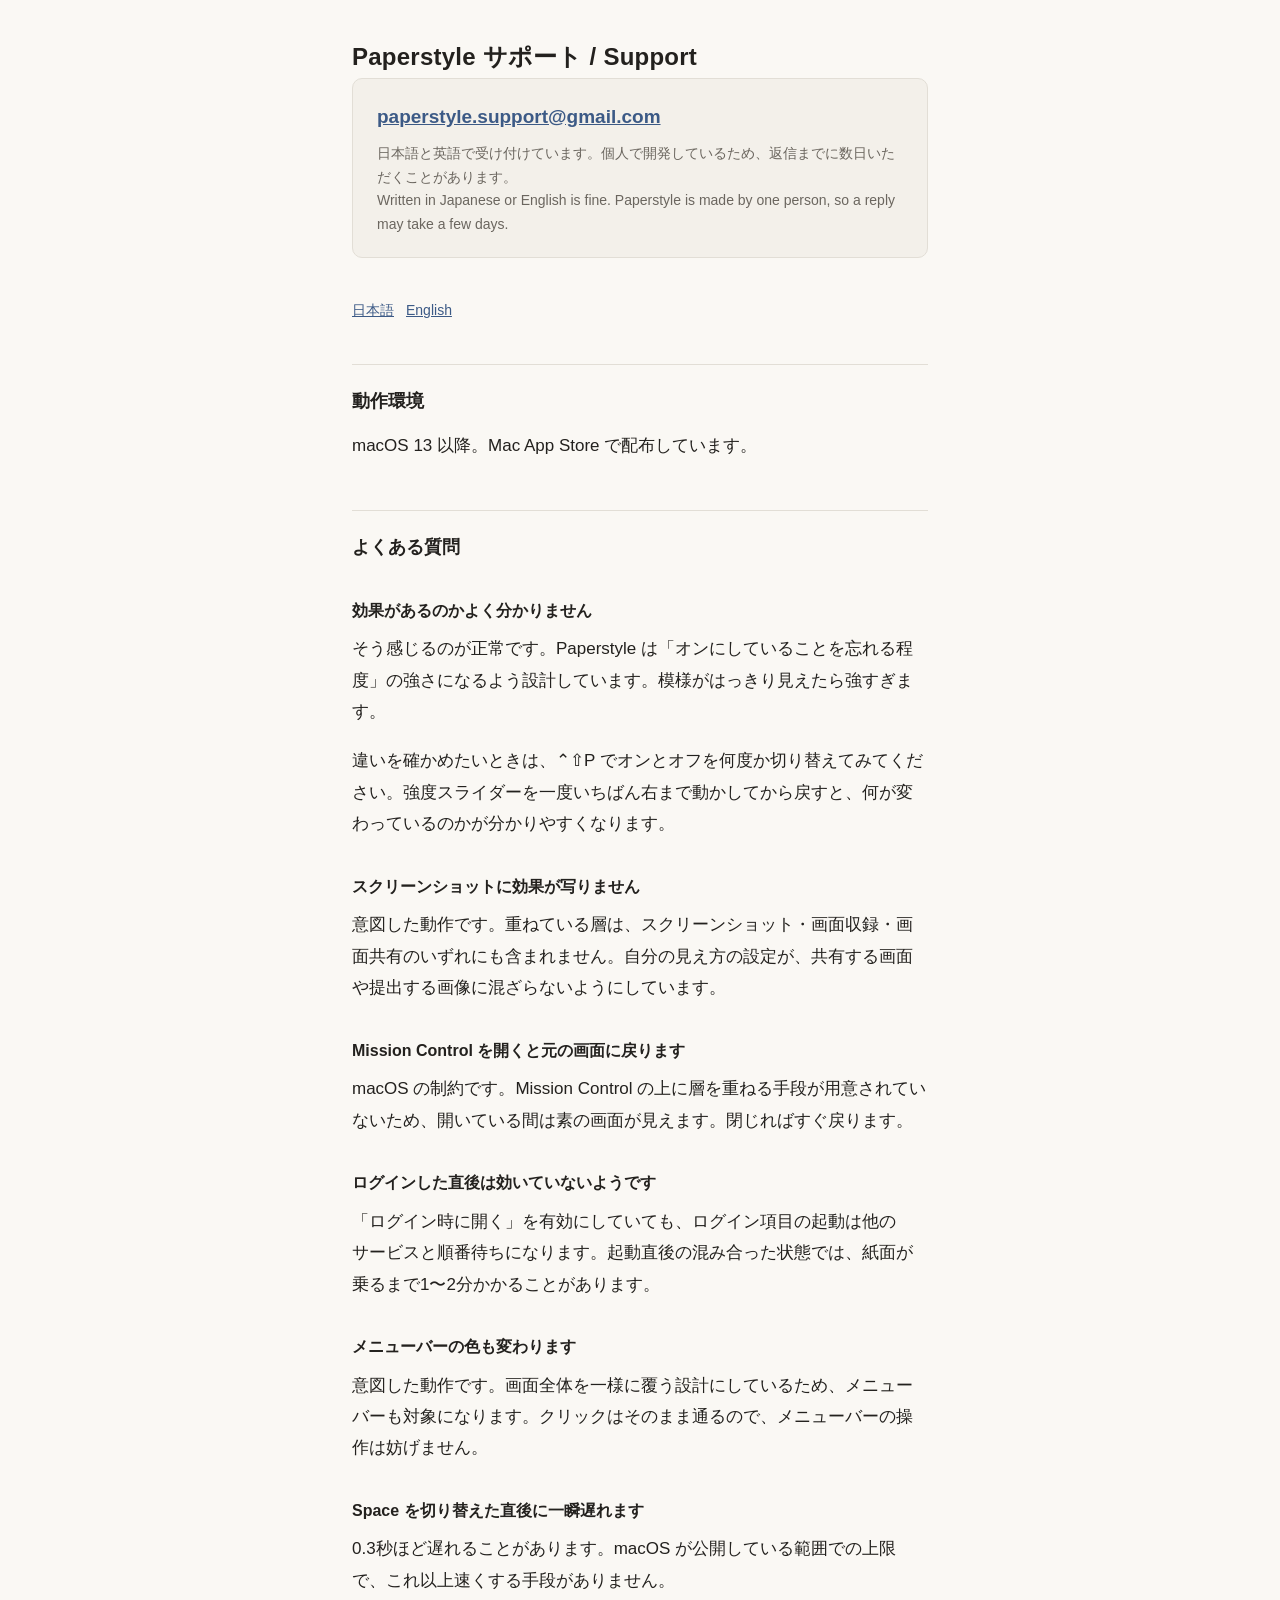
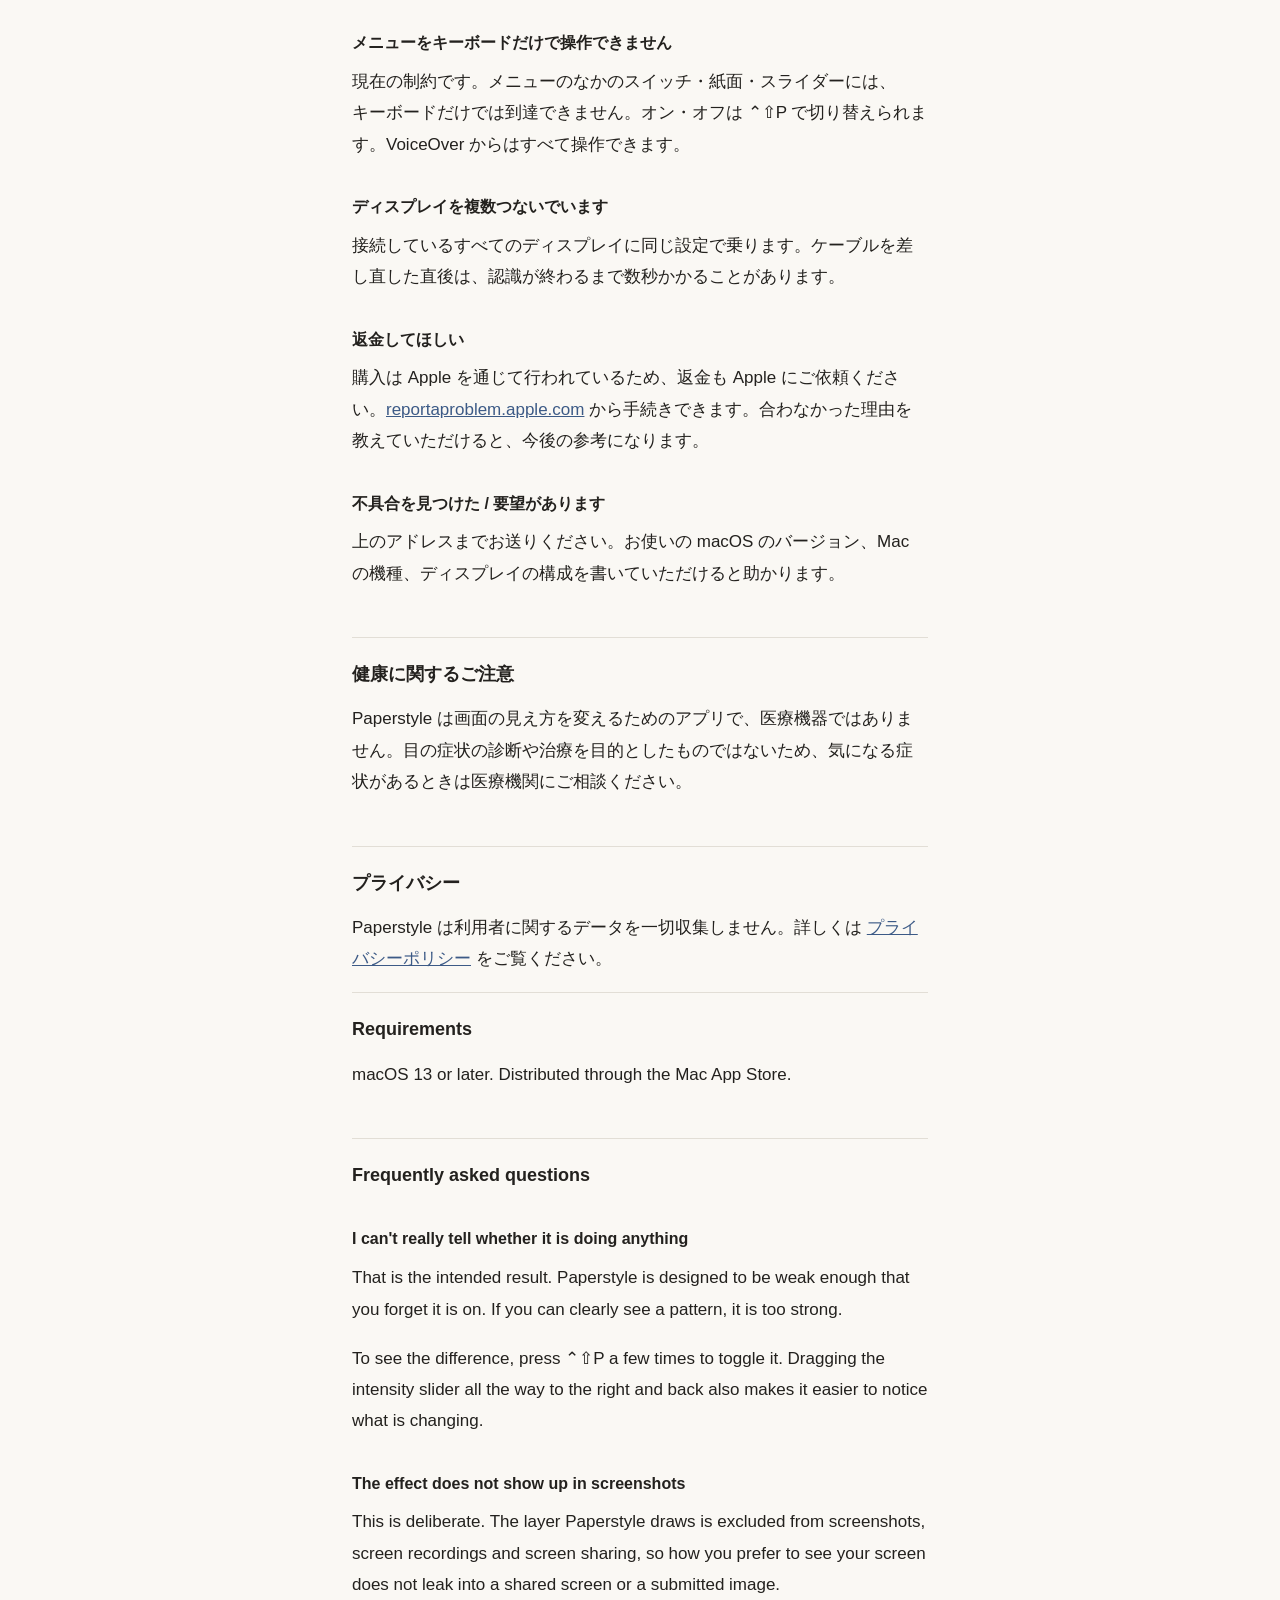
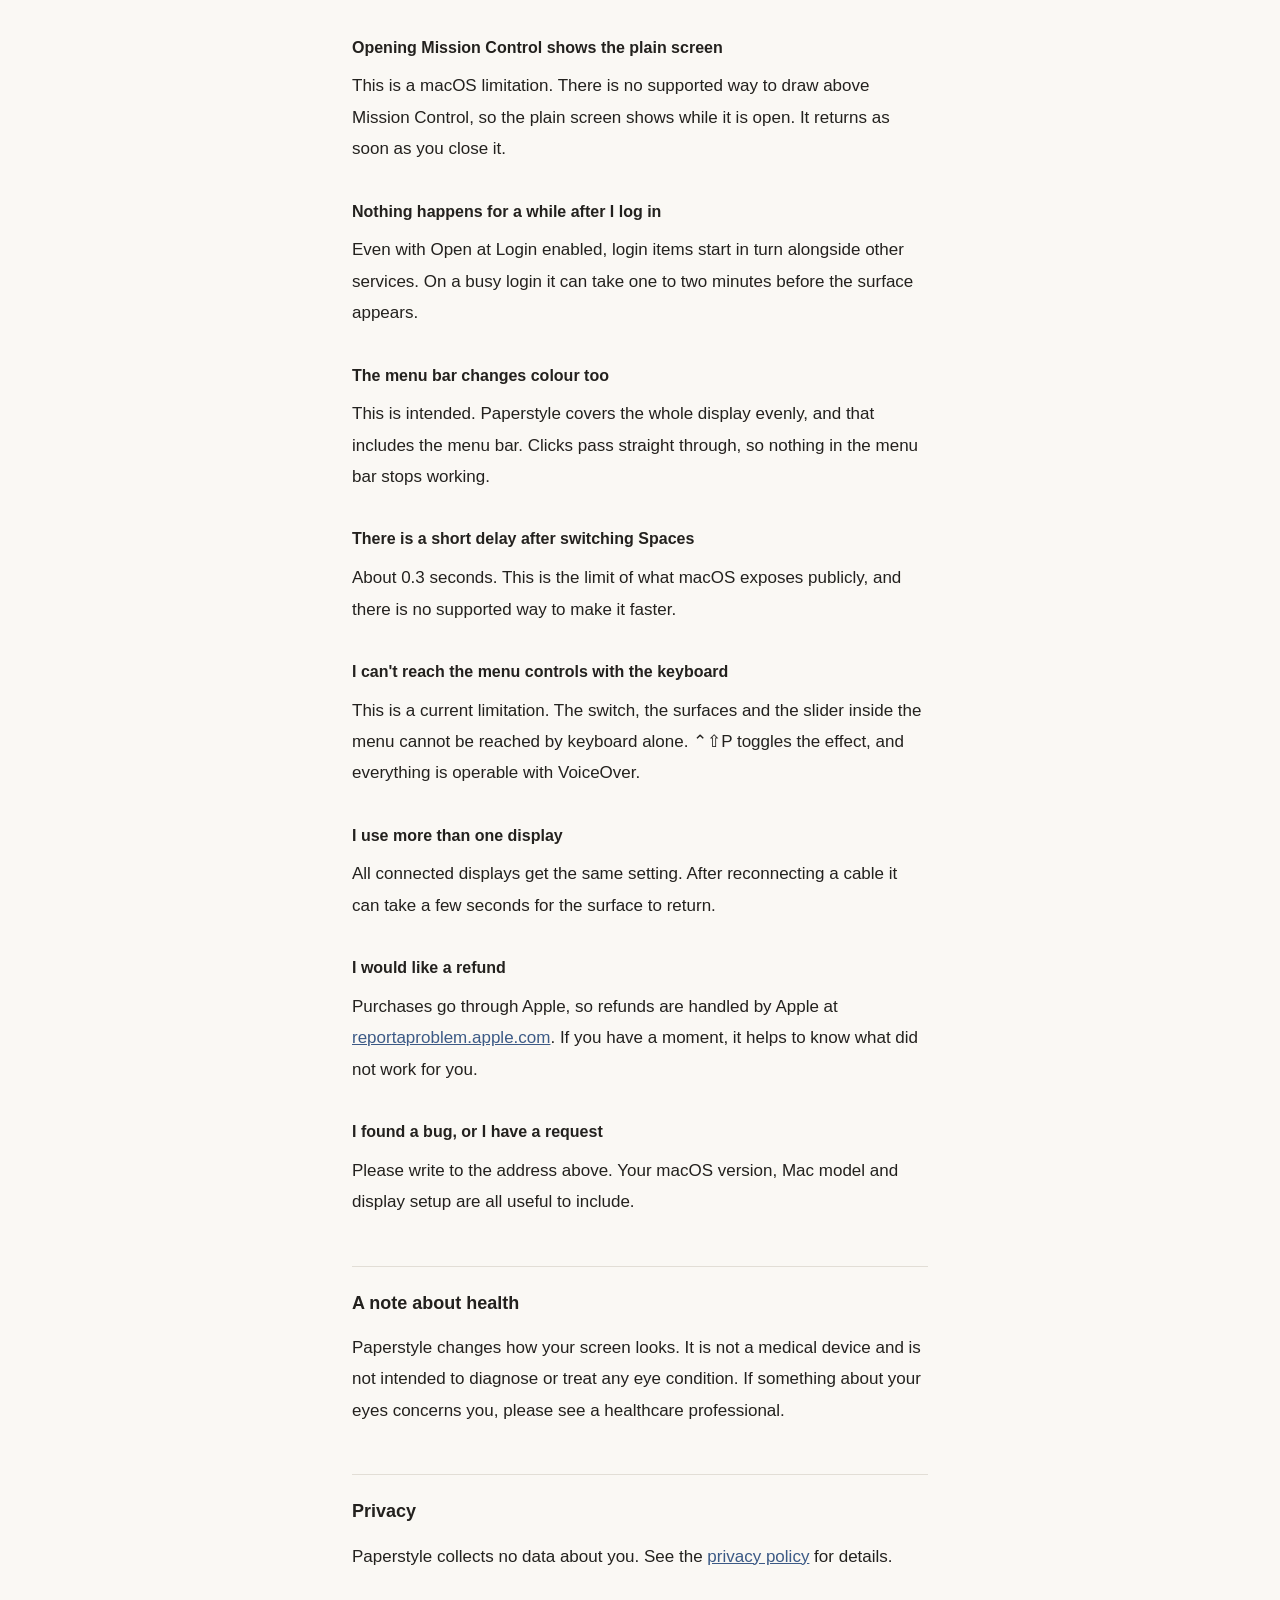
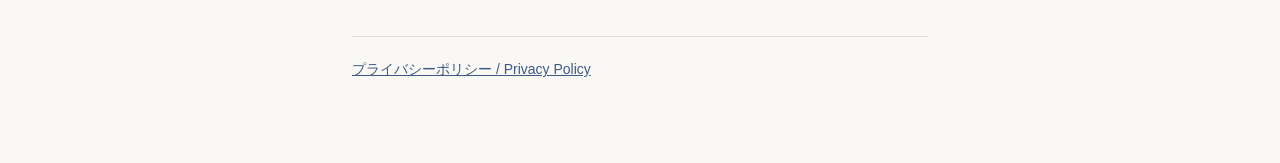
<file: index.html>
<!DOCTYPE html>
<html lang="ja">
<head>
<meta charset="utf-8">
<meta name="viewport" content="width=device-width, initial-scale=1">
<title>サポート / Support — Paperstyle</title>
<meta name="description" content="Paperstyle のサポート窓口とよくある質問。Support and FAQ for Paperstyle.">
<link rel="icon" href="icon.svg" type="image/svg+xml">
<link rel="stylesheet" href="style.css">
</head>
<body>
<main>

<h1>Paperstyle サポート / Support</h1>

<div class="contact">
  <p class="address"><a href="mailto:paperstyle.support@gmail.com">paperstyle.support@gmail.com</a></p>
  <p class="note">日本語と英語で受け付けています。個人で開発しているため、返信までに数日いただくことがあります。<br>
  <span lang="en">Written in Japanese or English is fine. Paperstyle is made by one person, so a reply may take a few days.</span></p>
</div>

<p class="langs"><a href="#ja">日本語</a><a href="#en">English</a></p>

<section lang="ja" id="ja" aria-label="日本語">
<h2>動作環境</h2>
<p>macOS 13 以降。Mac App Store で配布しています。</p>

<h2>よくある質問</h2>

<h3>効果があるのかよく分かりません</h3>
<p>そう感じるのが正常です。Paperstyle は「オンにしていることを忘れる程度」の強さになるよう設計しています。模様がはっきり見えたら強すぎます。</p>
<p>違いを確かめたいときは、⌃⇧P でオンとオフを何度か切り替えてみてください。強度スライダーを一度いちばん右まで動かしてから戻すと、何が変わっているのかが分かりやすくなります。</p>

<h3>スクリーンショットに効果が写りません</h3>
<p>意図した動作です。重ねている層は、スクリーンショット・画面収録・画面共有のいずれにも含まれません。自分の見え方の設定が、共有する画面や提出する画像に混ざらないようにしています。</p>

<h3>Mission Control を開くと元の画面に戻ります</h3>
<p>macOS の制約です。Mission Control の上に層を重ねる手段が用意されていないため、開いている間は素の画面が見えます。閉じればすぐ戻ります。</p>

<h3>ログインした直後は効いていないようです</h3>
<p>「ログイン時に開く」を有効にしていても、ログイン項目の起動は他のサービスと順番待ちになります。起動直後の混み合った状態では、紙面が乗るまで1〜2分かかることがあります。</p>

<h3>メニューバーの色も変わります</h3>
<p>意図した動作です。画面全体を一様に覆う設計にしているため、メニューバーも対象になります。クリックはそのまま通るので、メニューバーの操作は妨げません。</p>

<h3>Space を切り替えた直後に一瞬遅れます</h3>
<p>0.3秒ほど遅れることがあります。macOS が公開している範囲での上限で、これ以上速くする手段がありません。</p>

<h3>メニューをキーボードだけで操作できません</h3>
<p>現在の制約です。メニューのなかのスイッチ・紙面・スライダーには、キーボードだけでは到達できません。オン・オフは ⌃⇧P で切り替えられます。VoiceOver からはすべて操作できます。</p>

<h3>ディスプレイを複数つないでいます</h3>
<p>接続しているすべてのディスプレイに同じ設定で乗ります。ケーブルを差し直した直後は、認識が終わるまで数秒かかることがあります。</p>

<h3>返金してほしい</h3>
<p>購入は Apple を通じて行われているため、返金も Apple にご依頼ください。<a href="https://reportaproblem.apple.com/">reportaproblem.apple.com</a> から手続きできます。合わなかった理由を教えていただけると、今後の参考になります。</p>

<h3>不具合を見つけた / 要望があります</h3>
<p>上のアドレスまでお送りください。お使いの macOS のバージョン、Mac の機種、ディスプレイの構成を書いていただけると助かります。</p>

<h2>健康に関するご注意</h2>
<p>Paperstyle は画面の見え方を変えるためのアプリで、医療機器ではありません。目の症状の診断や治療を目的としたものではないため、気になる症状があるときは医療機関にご相談ください。</p>

<h2>プライバシー</h2>
<p>Paperstyle は利用者に関するデータを一切収集しません。詳しくは <a href="privacy/">プライバシーポリシー</a> をご覧ください。</p>
</section>

<section lang="en" id="en" aria-label="English">
<h2>Requirements</h2>
<p>macOS 13 or later. Distributed through the Mac App Store.</p>

<h2>Frequently asked questions</h2>

<h3>I can't really tell whether it is doing anything</h3>
<p>That is the intended result. Paperstyle is designed to be weak enough that you forget it is on. If you can clearly see a pattern, it is too strong.</p>
<p>To see the difference, press ⌃⇧P a few times to toggle it. Dragging the intensity slider all the way to the right and back also makes it easier to notice what is changing.</p>

<h3>The effect does not show up in screenshots</h3>
<p>This is deliberate. The layer Paperstyle draws is excluded from screenshots, screen recordings and screen sharing, so how you prefer to see your screen does not leak into a shared screen or a submitted image.</p>

<h3>Opening Mission Control shows the plain screen</h3>
<p>This is a macOS limitation. There is no supported way to draw above Mission Control, so the plain screen shows while it is open. It returns as soon as you close it.</p>

<h3>Nothing happens for a while after I log in</h3>
<p>Even with Open at Login enabled, login items start in turn alongside other services. On a busy login it can take one to two minutes before the surface appears.</p>

<h3>The menu bar changes colour too</h3>
<p>This is intended. Paperstyle covers the whole display evenly, and that includes the menu bar. Clicks pass straight through, so nothing in the menu bar stops working.</p>

<h3>There is a short delay after switching Spaces</h3>
<p>About 0.3 seconds. This is the limit of what macOS exposes publicly, and there is no supported way to make it faster.</p>

<h3>I can't reach the menu controls with the keyboard</h3>
<p>This is a current limitation. The switch, the surfaces and the slider inside the menu cannot be reached by keyboard alone. ⌃⇧P toggles the effect, and everything is operable with VoiceOver.</p>

<h3>I use more than one display</h3>
<p>All connected displays get the same setting. After reconnecting a cable it can take a few seconds for the surface to return.</p>

<h3>I would like a refund</h3>
<p>Purchases go through Apple, so refunds are handled by Apple at <a href="https://reportaproblem.apple.com/">reportaproblem.apple.com</a>. If you have a moment, it helps to know what did not work for you.</p>

<h3>I found a bug, or I have a request</h3>
<p>Please write to the address above. Your macOS version, Mac model and display setup are all useful to include.</p>

<h2>A note about health</h2>
<p>Paperstyle changes how your screen looks. It is not a medical device and is not intended to diagnose or treat any eye condition. If something about your eyes concerns you, please see a healthcare professional.</p>

<h2>Privacy</h2>
<p>Paperstyle collects no data about you. See the <a href="privacy/">privacy policy</a> for details.</p>
</section>

</main>

<footer>
<a href="privacy/">プライバシーポリシー / Privacy Policy</a>
</footer>
</body>
</html>
</file>
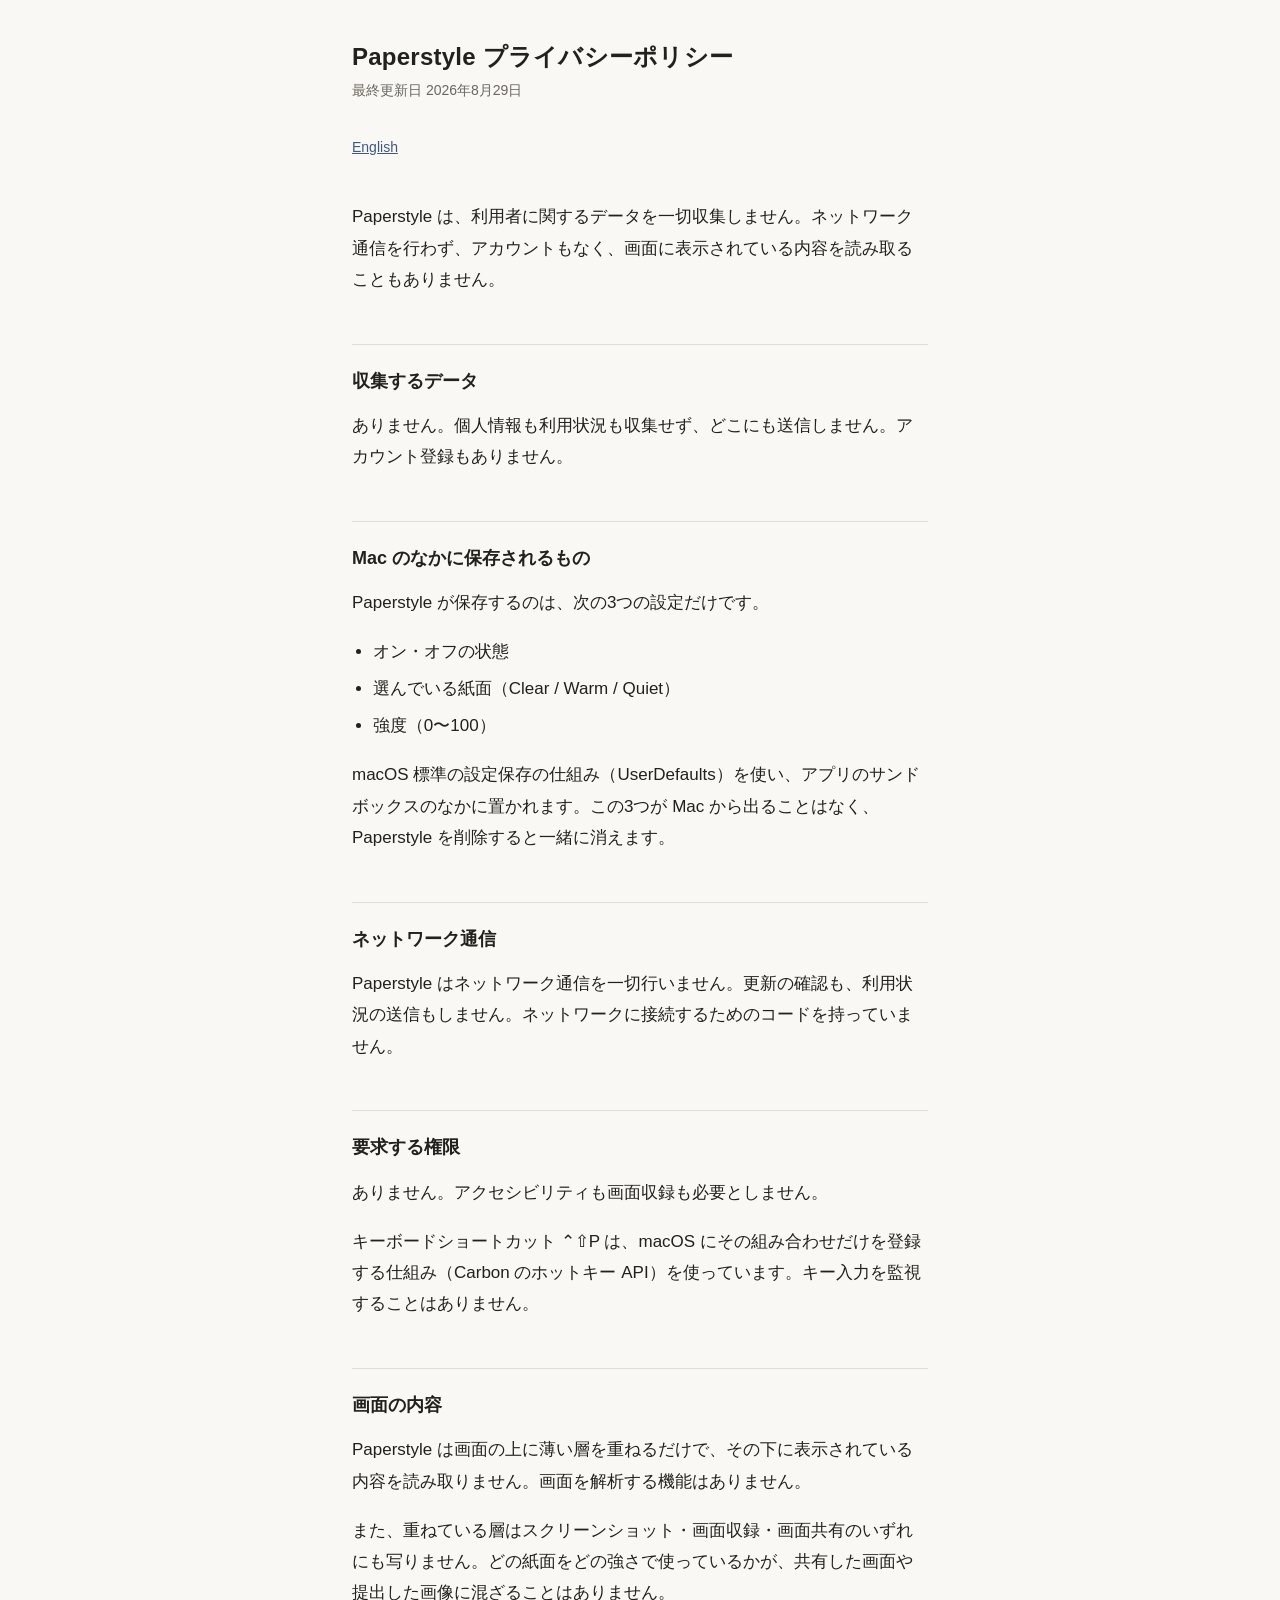
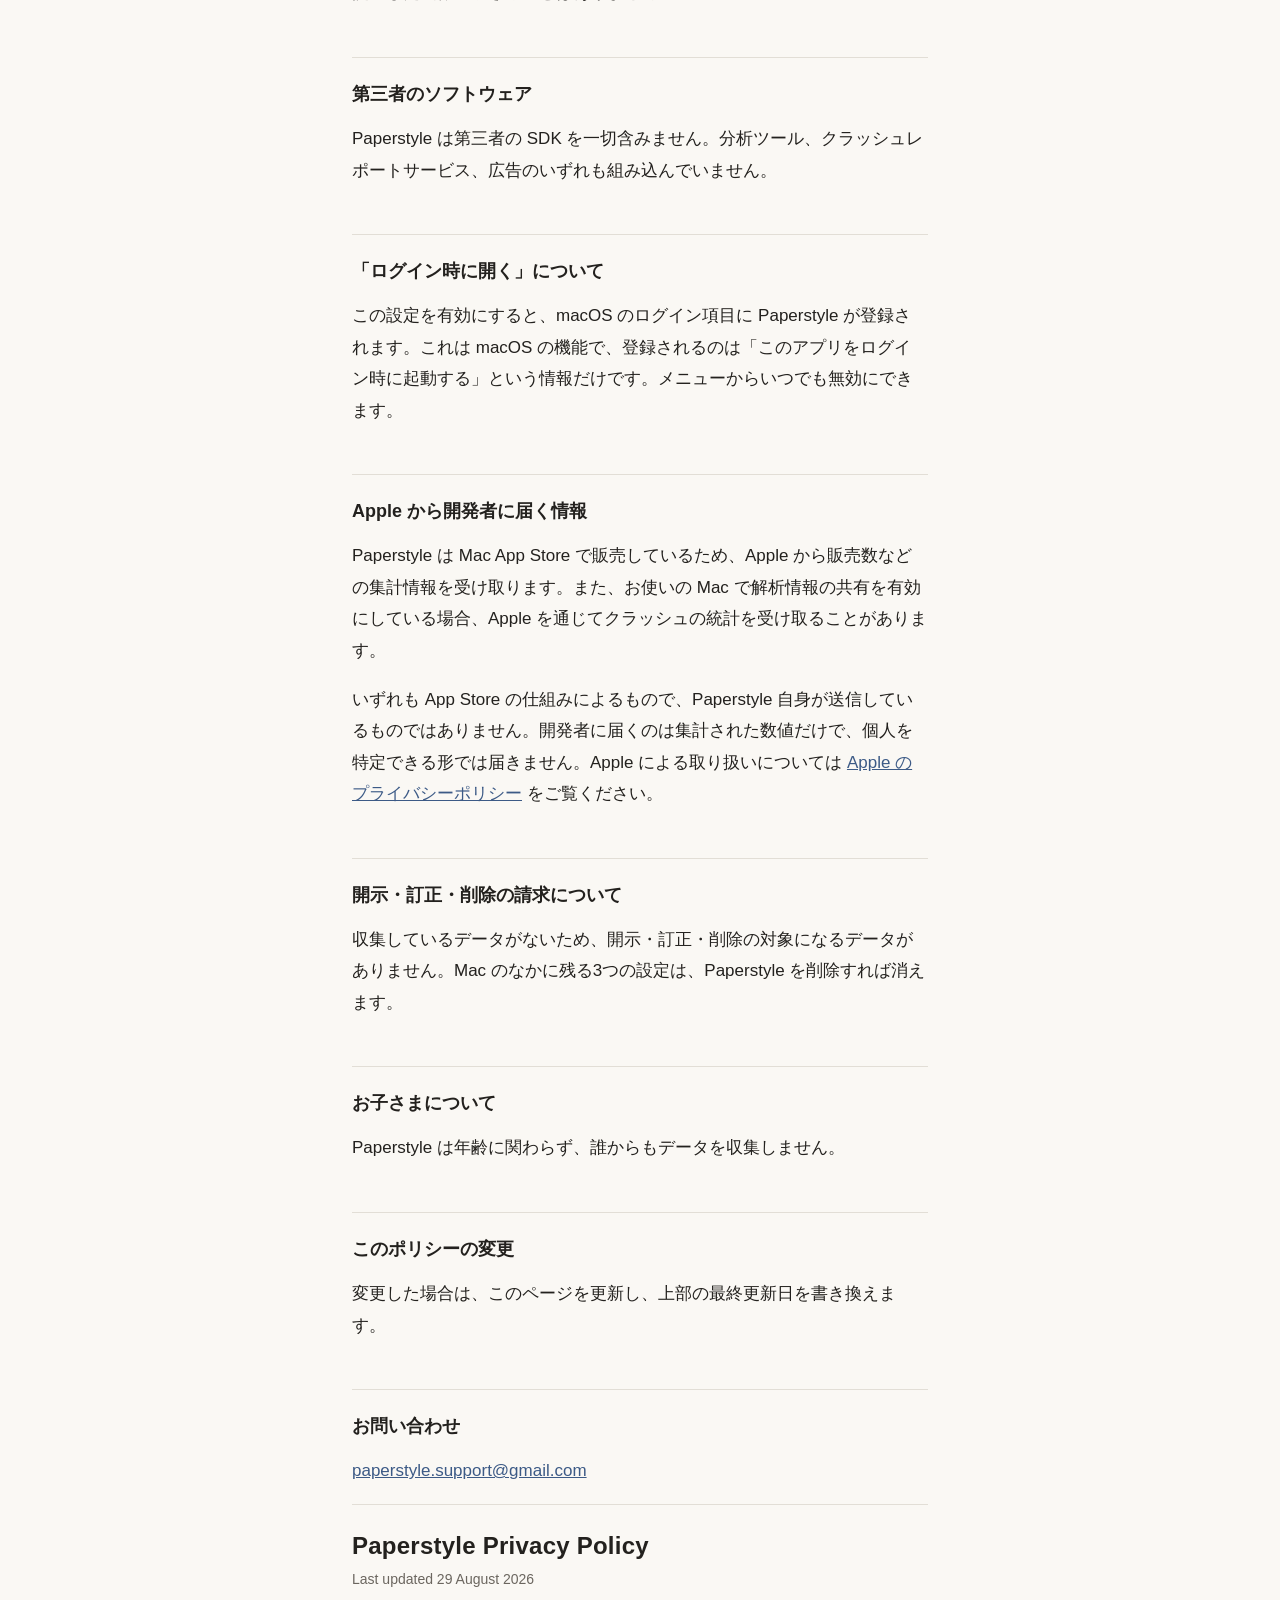
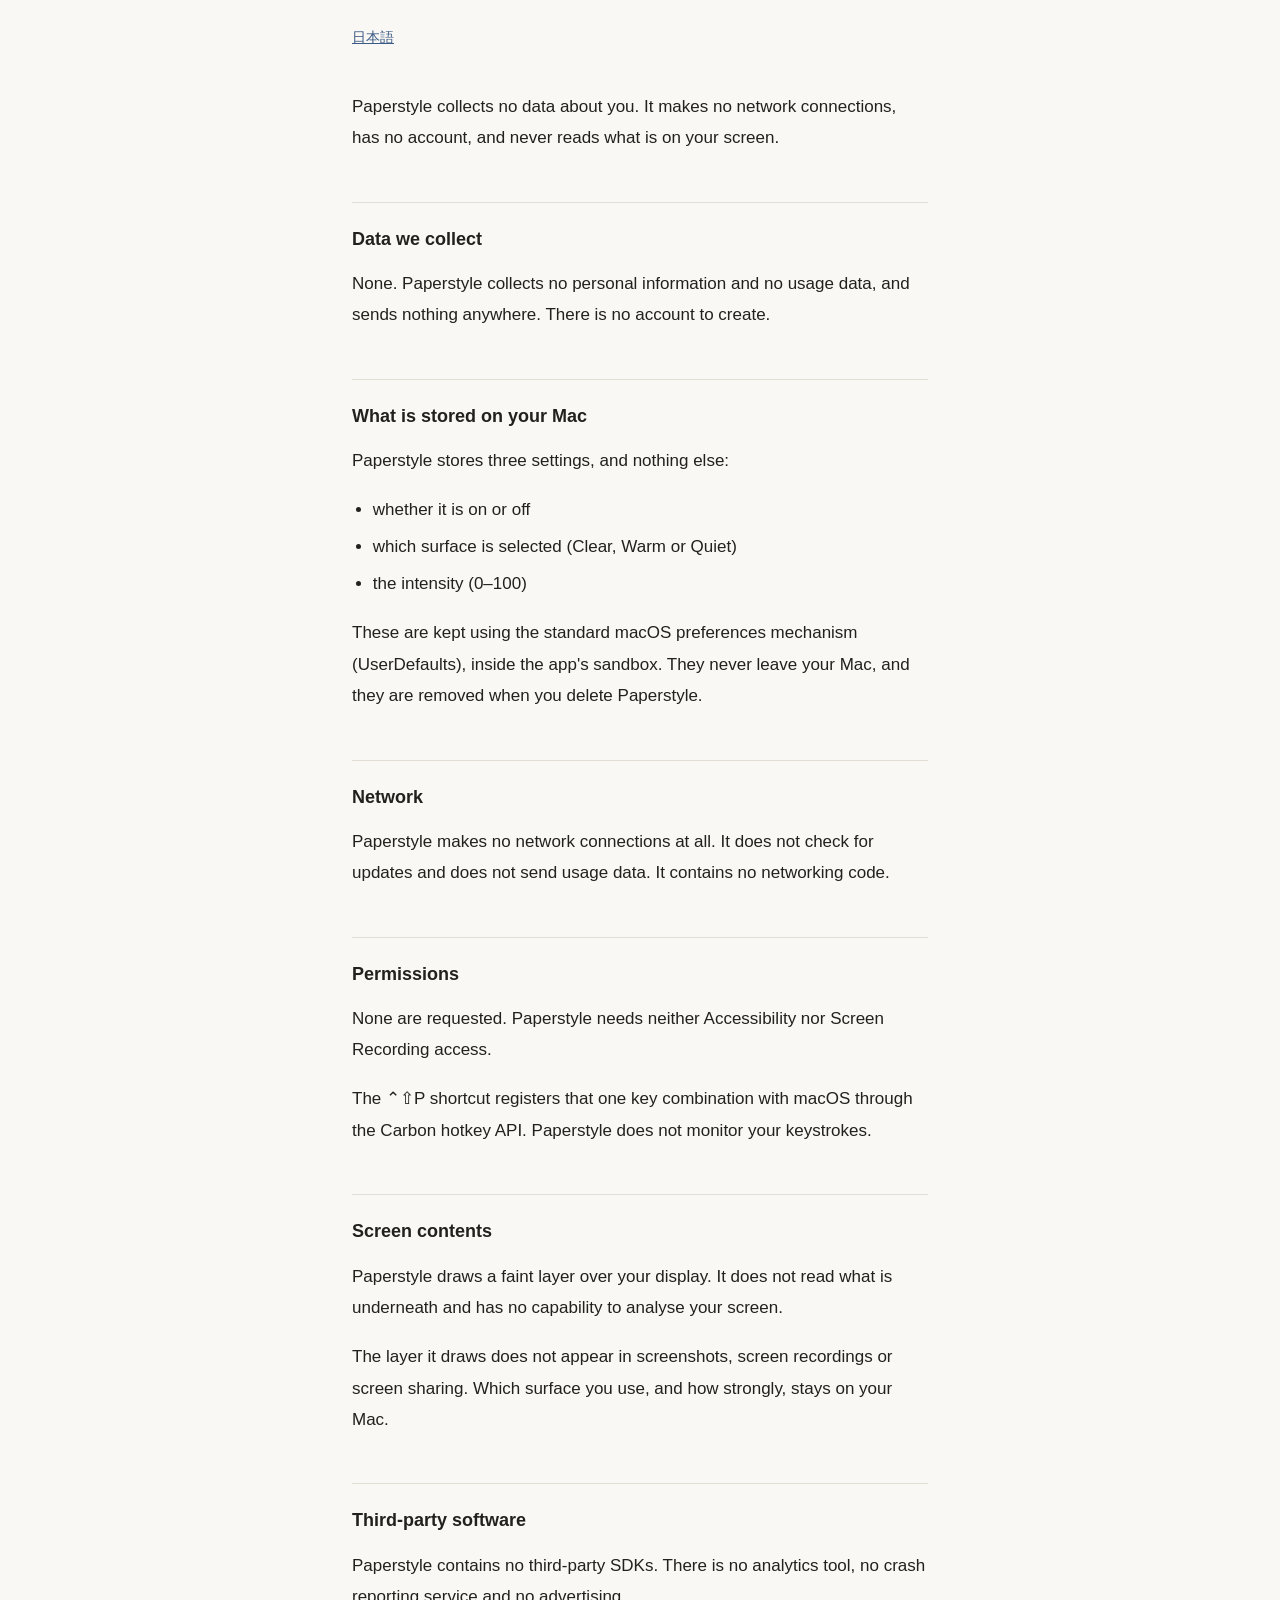
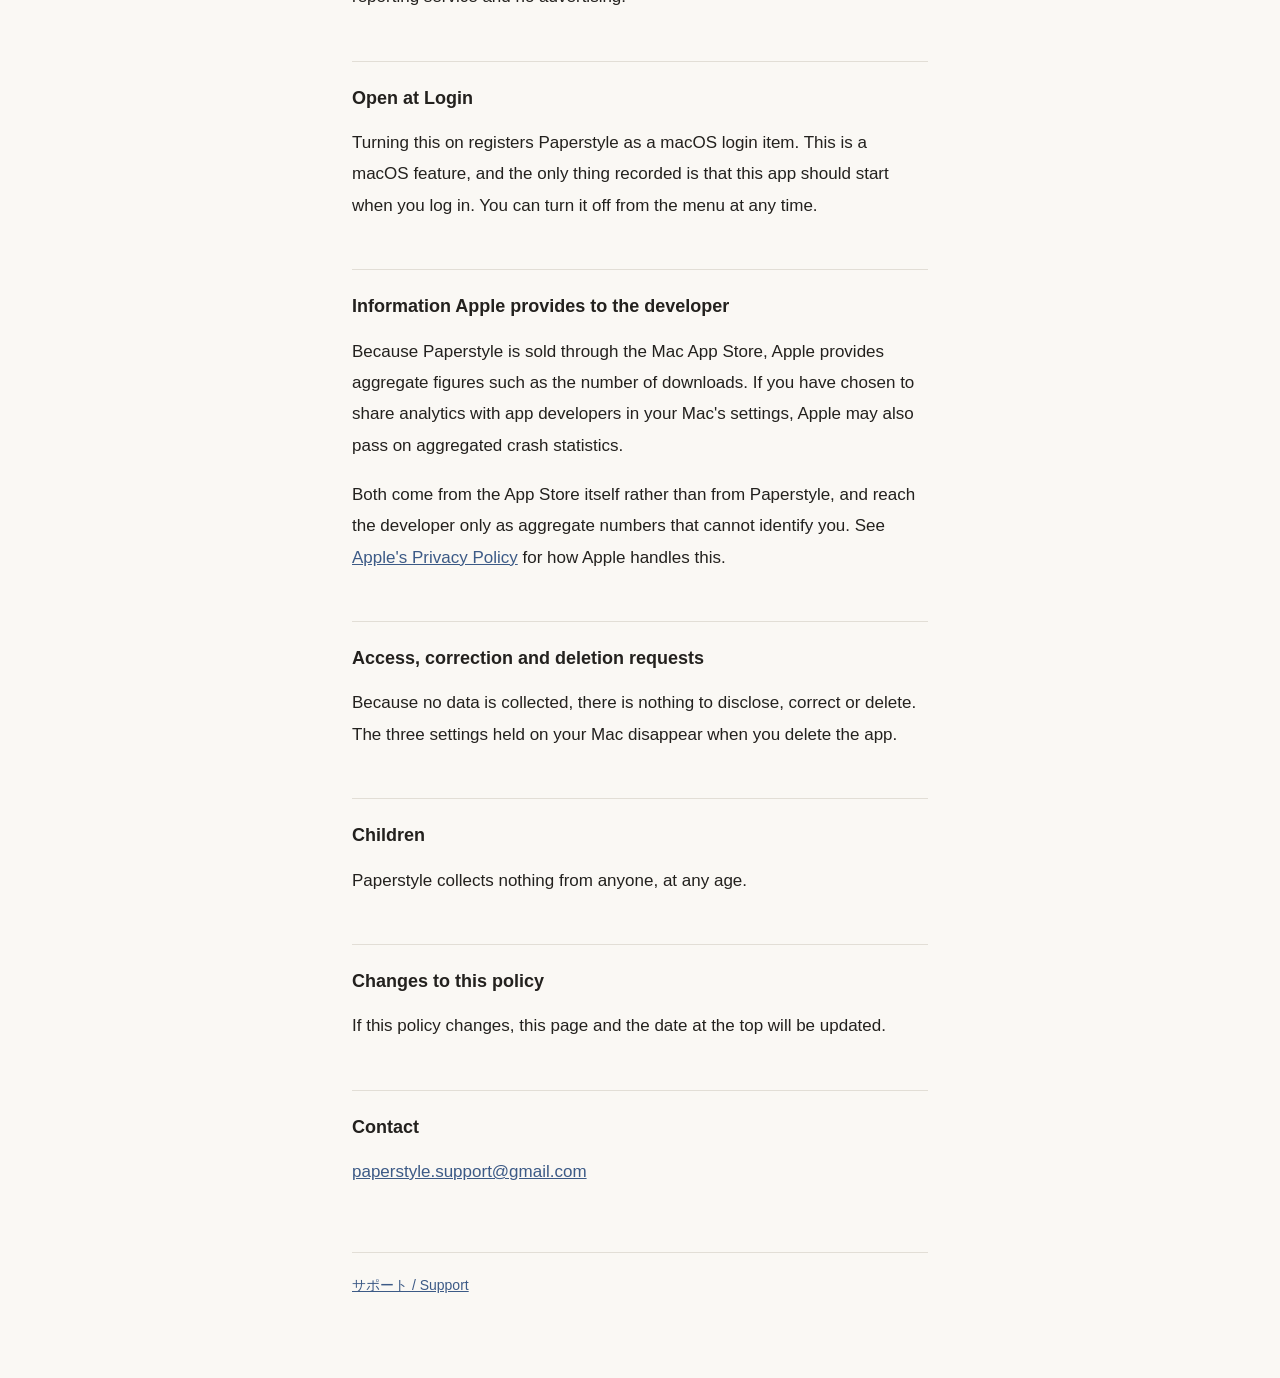
<file: privacy/index.html>
<!DOCTYPE html>
<html lang="ja">
<head>
<meta charset="utf-8">
<meta name="viewport" content="width=device-width, initial-scale=1">
<title>プライバシーポリシー — Paperstyle</title>
<meta name="description" content="Paperstyle は利用者に関するデータを一切収集しません。">
<link rel="icon" href="../icon.svg" type="image/svg+xml">
<link rel="stylesheet" href="../style.css">
</head>
<body>
<main>

<section lang="ja">
<h1>Paperstyle プライバシーポリシー</h1>
<p class="updated">最終更新日 2026年8月29日</p>
<p class="langs"><a href="#en">English</a></p>

<p class="lead">Paperstyle は、利用者に関するデータを一切収集しません。ネットワーク通信を行わず、アカウントもなく、画面に表示されている内容を読み取ることもありません。</p>

<h2>収集するデータ</h2>
<p>ありません。個人情報も利用状況も収集せず、どこにも送信しません。アカウント登録もありません。</p>

<h2>Mac のなかに保存されるもの</h2>
<p>Paperstyle が保存するのは、次の3つの設定だけです。</p>
<ul>
  <li>オン・オフの状態</li>
  <li>選んでいる紙面（Clear / Warm / Quiet）</li>
  <li>強度（0〜100）</li>
</ul>
<p>macOS 標準の設定保存の仕組み（UserDefaults）を使い、アプリのサンドボックスのなかに置かれます。この3つが Mac から出ることはなく、Paperstyle を削除すると一緒に消えます。</p>

<h2>ネットワーク通信</h2>
<p>Paperstyle はネットワーク通信を一切行いません。更新の確認も、利用状況の送信もしません。ネットワークに接続するためのコードを持っていません。</p>

<h2>要求する権限</h2>
<p>ありません。アクセシビリティも画面収録も必要としません。</p>
<p>キーボードショートカット ⌃⇧P は、macOS にその組み合わせだけを登録する仕組み（Carbon のホットキー API）を使っています。キー入力を監視することはありません。</p>

<h2>画面の内容</h2>
<p>Paperstyle は画面の上に薄い層を重ねるだけで、その下に表示されている内容を読み取りません。画面を解析する機能はありません。</p>
<p>また、重ねている層はスクリーンショット・画面収録・画面共有のいずれにも写りません。どの紙面をどの強さで使っているかが、共有した画面や提出した画像に混ざることはありません。</p>

<h2>第三者のソフトウェア</h2>
<p>Paperstyle は第三者の SDK を一切含みません。分析ツール、クラッシュレポートサービス、広告のいずれも組み込んでいません。</p>

<h2>「ログイン時に開く」について</h2>
<p>この設定を有効にすると、macOS のログイン項目に Paperstyle が登録されます。これは macOS の機能で、登録されるのは「このアプリをログイン時に起動する」という情報だけです。メニューからいつでも無効にできます。</p>

<h2>Apple から開発者に届く情報</h2>
<p>Paperstyle は Mac App Store で販売しているため、Apple から販売数などの集計情報を受け取ります。また、お使いの Mac で解析情報の共有を有効にしている場合、Apple を通じてクラッシュの統計を受け取ることがあります。</p>
<p>いずれも App Store の仕組みによるもので、Paperstyle 自身が送信しているものではありません。開発者に届くのは集計された数値だけで、個人を特定できる形では届きません。Apple による取り扱いについては <a href="https://www.apple.com/legal/privacy/">Apple のプライバシーポリシー</a> をご覧ください。</p>

<h2>開示・訂正・削除の請求について</h2>
<p>収集しているデータがないため、開示・訂正・削除の対象になるデータがありません。Mac のなかに残る3つの設定は、Paperstyle を削除すれば消えます。</p>

<h2>お子さまについて</h2>
<p>Paperstyle は年齢に関わらず、誰からもデータを収集しません。</p>

<h2>このポリシーの変更</h2>
<p>変更した場合は、このページを更新し、上部の最終更新日を書き換えます。</p>

<h2>お問い合わせ</h2>
<p><a href="mailto:paperstyle.support@gmail.com">paperstyle.support@gmail.com</a></p>
</section>

<section lang="en" id="en">
<h1>Paperstyle Privacy Policy</h1>
<p class="updated">Last updated 29 August 2026</p>
<p class="langs"><a href="#top">日本語</a></p>

<p class="lead">Paperstyle collects no data about you. It makes no network connections, has no account, and never reads what is on your screen.</p>

<h2>Data we collect</h2>
<p>None. Paperstyle collects no personal information and no usage data, and sends nothing anywhere. There is no account to create.</p>

<h2>What is stored on your Mac</h2>
<p>Paperstyle stores three settings, and nothing else:</p>
<ul>
  <li>whether it is on or off</li>
  <li>which surface is selected (Clear, Warm or Quiet)</li>
  <li>the intensity (0–100)</li>
</ul>
<p>These are kept using the standard macOS preferences mechanism (UserDefaults), inside the app's sandbox. They never leave your Mac, and they are removed when you delete Paperstyle.</p>

<h2>Network</h2>
<p>Paperstyle makes no network connections at all. It does not check for updates and does not send usage data. It contains no networking code.</p>

<h2>Permissions</h2>
<p>None are requested. Paperstyle needs neither Accessibility nor Screen Recording access.</p>
<p>The ⌃⇧P shortcut registers that one key combination with macOS through the Carbon hotkey API. Paperstyle does not monitor your keystrokes.</p>

<h2>Screen contents</h2>
<p>Paperstyle draws a faint layer over your display. It does not read what is underneath and has no capability to analyse your screen.</p>
<p>The layer it draws does not appear in screenshots, screen recordings or screen sharing. Which surface you use, and how strongly, stays on your Mac.</p>

<h2>Third-party software</h2>
<p>Paperstyle contains no third-party SDKs. There is no analytics tool, no crash reporting service and no advertising.</p>

<h2>Open at Login</h2>
<p>Turning this on registers Paperstyle as a macOS login item. This is a macOS feature, and the only thing recorded is that this app should start when you log in. You can turn it off from the menu at any time.</p>

<h2>Information Apple provides to the developer</h2>
<p>Because Paperstyle is sold through the Mac App Store, Apple provides aggregate figures such as the number of downloads. If you have chosen to share analytics with app developers in your Mac's settings, Apple may also pass on aggregated crash statistics.</p>
<p>Both come from the App Store itself rather than from Paperstyle, and reach the developer only as aggregate numbers that cannot identify you. See <a href="https://www.apple.com/legal/privacy/">Apple's Privacy Policy</a> for how Apple handles this.</p>

<h2>Access, correction and deletion requests</h2>
<p>Because no data is collected, there is nothing to disclose, correct or delete. The three settings held on your Mac disappear when you delete the app.</p>

<h2>Children</h2>
<p>Paperstyle collects nothing from anyone, at any age.</p>

<h2>Changes to this policy</h2>
<p>If this policy changes, this page and the date at the top will be updated.</p>

<h2>Contact</h2>
<p><a href="mailto:paperstyle.support@gmail.com">paperstyle.support@gmail.com</a></p>
</section>

</main>

<footer>
<a href="../">サポート / Support</a>
</footer>
</body>
</html>
</file>
<file: style.css>
:root {
  --bg: #faf8f4;
  --fg: #23211e;
  --muted: #6b665f;
  --rule: #e2ded6;
  --link: #3c5a86;
  --card: #f3f0ea;
}

@media (prefers-color-scheme: dark) {
  :root {
    --bg: #1c1b19;
    --fg: #e6e2db;
    --muted: #9b958c;
    --rule: #35332f;
    --link: #9db8dd;
    --card: #252320;
  }
}

* {
  box-sizing: border-box;
}

html {
  -webkit-text-size-adjust: 100%;
}

body {
  margin: 0;
  padding: 2.5rem 1.25rem 5rem;
  background: var(--bg);
  color: var(--fg);
  font-family: -apple-system, BlinkMacSystemFont, "Hiragino Sans",
    "Hiragino Kaku Gothic ProN", "Noto Sans JP", "Helvetica Neue", Arial,
    sans-serif;
  font-size: 17px;
  line-height: 1.85;
  font-feature-settings: "palt";
  /* 長音符や小書き仮名が行頭に落ちるのを防ぐ。日本語の見出しで目に付く。 */
  line-break: strict;
}

main {
  max-width: 36rem;
  margin: 0 auto;
}

h1 {
  font-size: 1.5rem;
  line-height: 1.4;
  font-weight: 600;
  margin: 0 0 0.25rem;
  letter-spacing: 0.01em;
}

h2 {
  font-size: 1.125rem;
  font-weight: 600;
  margin: 3rem 0 0.75rem;
  padding-top: 1.25rem;
  border-top: 1px solid var(--rule);
}

h3 {
  font-size: 1rem;
  font-weight: 600;
  margin: 2rem 0 0.5rem;
}

p,
ul {
  margin: 0 0 1.1rem;
}

ul {
  padding-left: 1.3rem;
}

li {
  margin-bottom: 0.35rem;
}

a {
  color: var(--link);
}

a:hover {
  text-decoration: none;
}

.updated {
  color: var(--muted);
  font-size: 0.875rem;
  margin-bottom: 2rem;
}

.lead {
  font-size: 1.0625rem;
}

.langs {
  font-size: 0.875rem;
  color: var(--muted);
  margin-bottom: 2.5rem;
}

.langs a {
  margin-right: 0.75rem;
}

.contact {
  background: var(--card);
  border: 1px solid var(--rule);
  border-radius: 10px;
  padding: 1.25rem 1.5rem;
  margin: 0 0 2.5rem;
}

.contact p {
  margin: 0;
}

.contact .address {
  font-size: 1.1875rem;
  font-weight: 600;
  word-break: break-all;
}

.contact .note {
  color: var(--muted);
  font-size: 0.875rem;
  line-height: 1.7;
  margin-top: 0.5rem;
}

.note {
  color: var(--muted);
  font-size: 0.9375rem;
}

section[lang] > h1 {
  padding-top: 1.5rem;
  border-top: 1px solid var(--rule);
}

main > section[lang]:first-child > h1 {
  padding-top: 0;
  border-top: none;
}

/* The first heading inside a section already sits under a rule of its own. */
section[lang] > h2:first-child {
  margin-top: 0;
}

footer {
  max-width: 36rem;
  margin: 4rem auto 0;
  padding-top: 1.25rem;
  border-top: 1px solid var(--rule);
  color: var(--muted);
  font-size: 0.875rem;
}

footer a {
  margin-right: 0.75rem;
}
</file>
